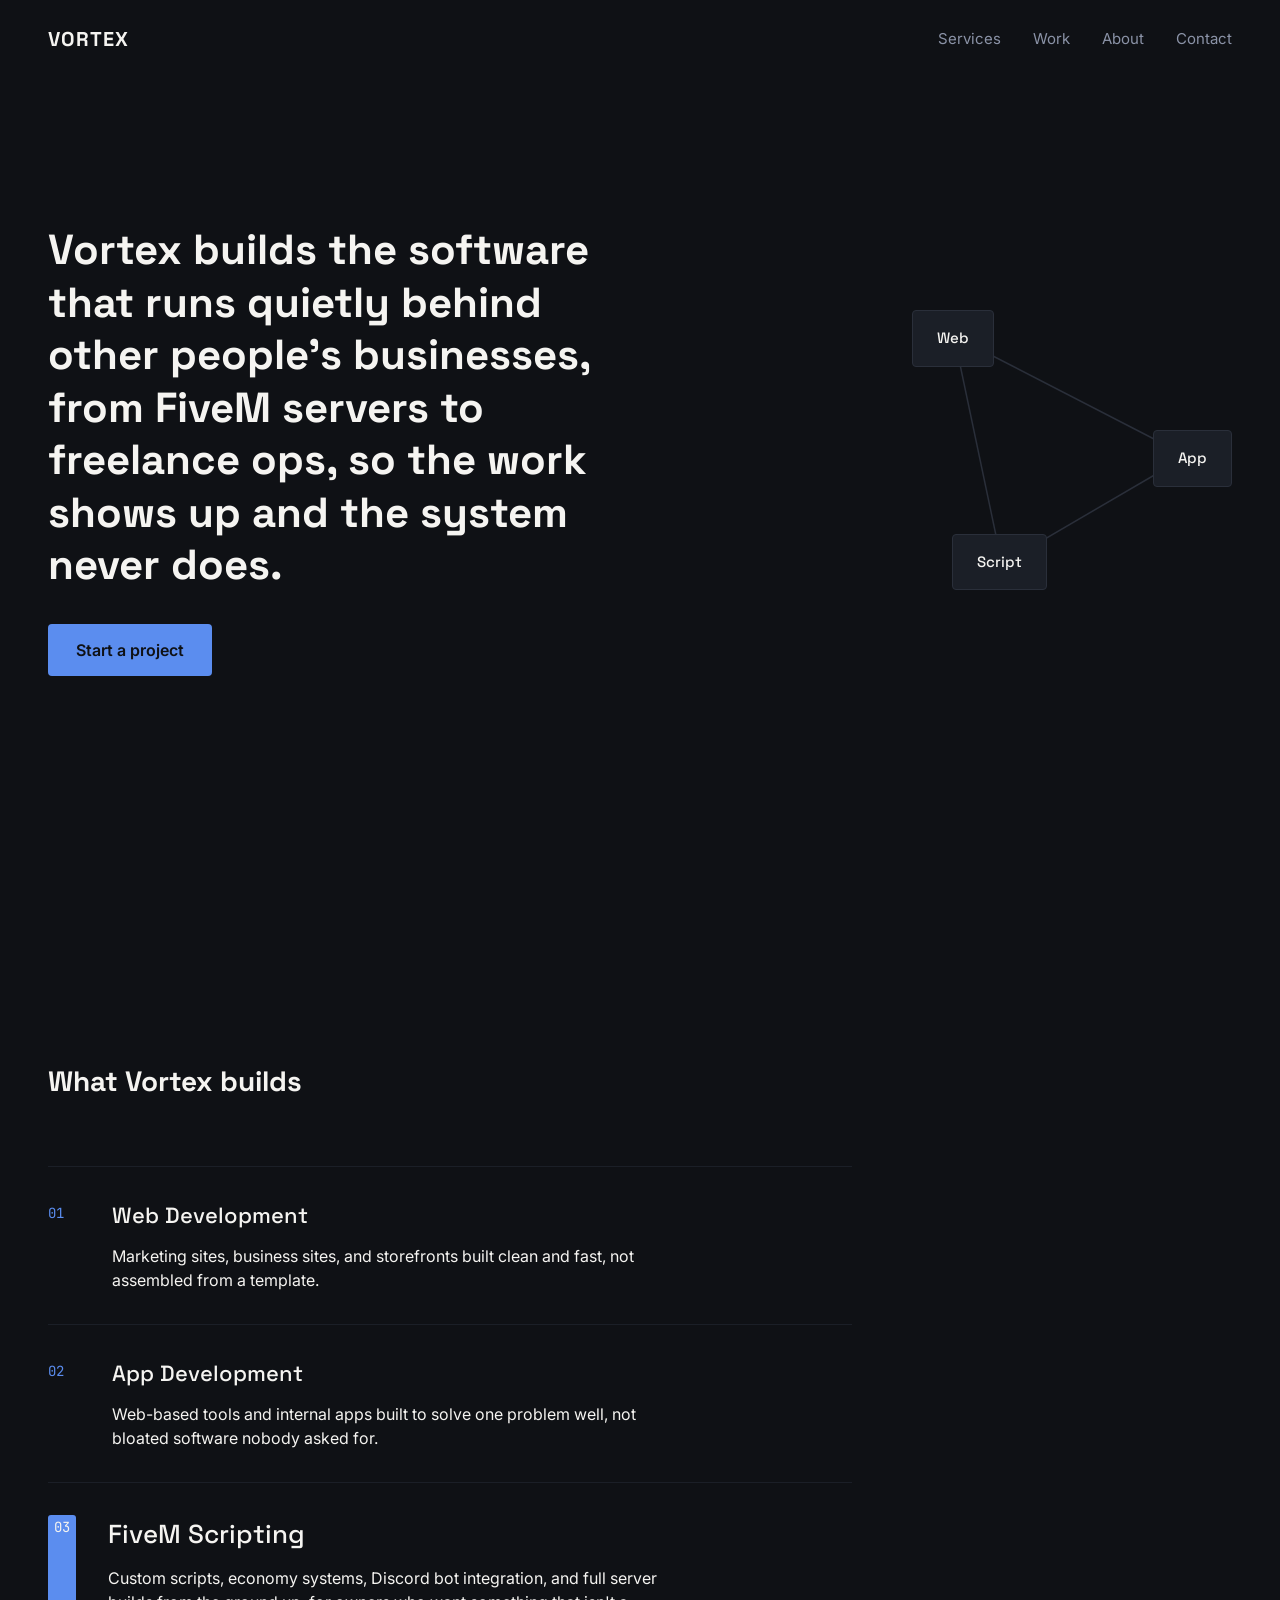
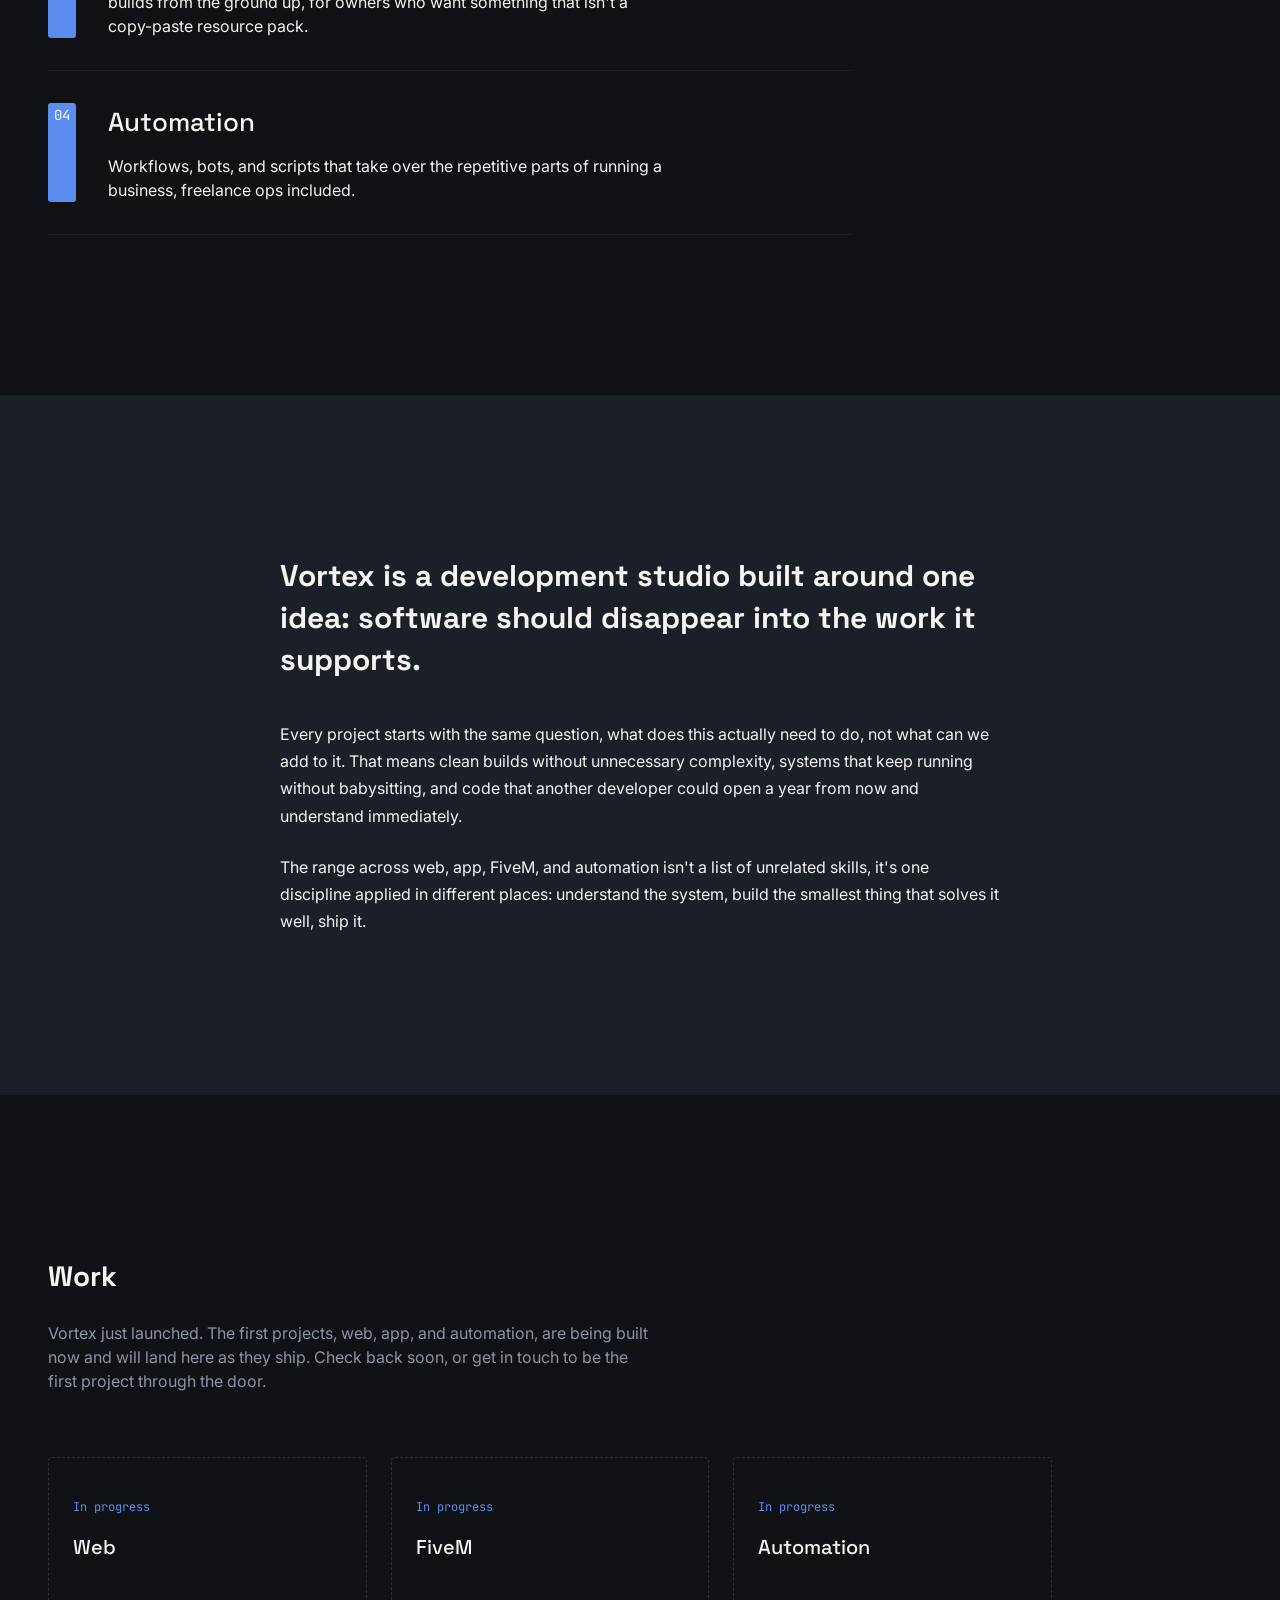
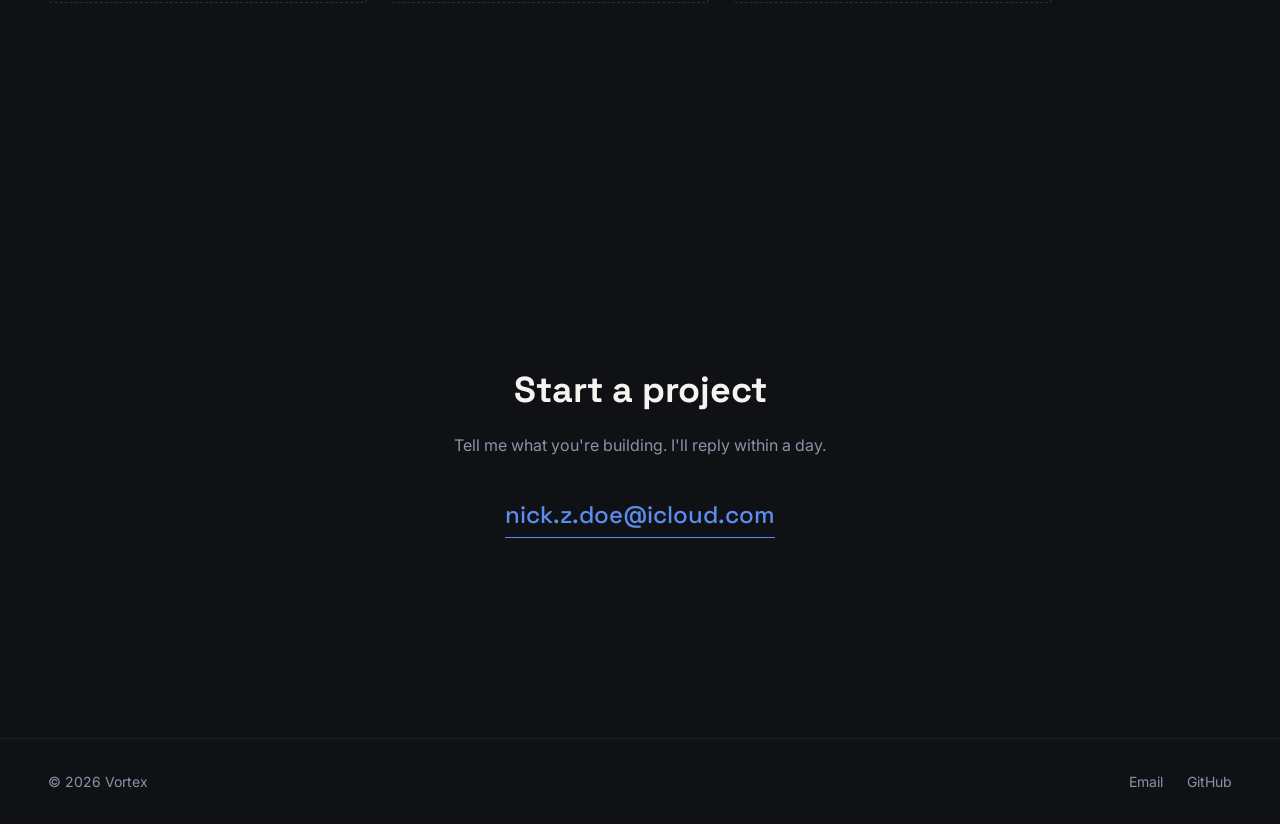
<file: index.html>
<!DOCTYPE html>
<html lang="en">
<head>
  <meta charset="UTF-8">
  <meta name="viewport" content="width=device-width, initial-scale=1.0">
  <title>Vortex | Development Studio</title>
  <link rel="stylesheet" href="styles.css">
</head>
<body>

  <header class="nav">
    <div class="nav-logo">VORTEX</div>
    <nav class="nav-links">
      <a href="#services">Services</a>
      <a href="#work">Work</a>
      <a href="#about">About</a>
      <a href="#contact">Contact</a>
    </nav>
  </header>

  <section class="hero">
    <div class="hero-text">
      <h1>Vortex builds the software that runs quietly behind other people's businesses, from FiveM servers to freelance ops, so the work shows up and the system never does.</h1>
      <a href="#contact" class="hero-cta">Start a project</a>
    </div>
        <div class="hero-visual">
      <svg class="node-lines" viewBox="0 0 320 320" xmlns="http://www.w3.org/2000/svg">
        <line x1="42" y1="46" x2="275" y2="166" />
        <line x1="275" y1="166" x2="90" y2="274" />
        <line x1="90" y1="274" x2="42" y2="46" />
      </svg>
      <div class="node" id="node-web">Web</div>
      <div class="node" id="node-app">App</div>
      <div class="node" id="node-script">Script</div>
    </div>
  </section>

  <section class="services" id="services">
    <h2>What Vortex builds</h2>

    <div class="service-row">
      <span class="service-number">01</span>
      <div class="service-content">
        <h3>Web Development</h3>
        <p>Marketing sites, business sites, and storefronts built clean and fast, not assembled from a template.</p>
      </div>
    </div>

    <div class="service-row">
      <span class="service-number">02</span>
      <div class="service-content">
        <h3>App Development</h3>
        <p>Web-based tools and internal apps built to solve one problem well, not bloated software nobody asked for.</p>
      </div>
    </div>

    <div class="service-row service-row-featured">
      <span class="service-number">03</span>
      <div class="service-content">
        <h3>FiveM Scripting</h3>
        <p>Custom scripts, economy systems, Discord bot integration, and full server builds from the ground up, for owners who want something that isn't a copy-paste resource pack.</p>
      </div>
    </div>

    <div class="service-row service-row-featured">
      <span class="service-number">04</span>
      <div class="service-content">
        <h3>Automation</h3>
        <p>Workflows, bots, and scripts that take over the repetitive parts of running a business, freelance ops included.</p>
      </div>
    </div>
  </section>

    <section class="about" id="about">
    <div class="about-content">
      <h2>Vortex is a development studio built around one idea: software should disappear into the work it supports.</h2>
      <p>Every project starts with the same question, what does this actually need to do, not what can we add to it. That means clean builds without unnecessary complexity, systems that keep running without babysitting, and code that another developer could open a year from now and understand immediately.</p>
      <p>The range across web, app, FiveM, and automation isn't a list of unrelated skills, it's one discipline applied in different places: understand the system, build the smallest thing that solves it well, ship it.</p>
    </div>
  </section>

    <section class="work" id="work">
    <h2>Work</h2>
    <p class="work-intro">Vortex just launched. The first projects, web, app, and automation, are being built now and will land here as they ship. Check back soon, or get in touch to be the first project through the door.</p>

    <div class="work-grid">
      <div class="work-slot">
        <span class="work-status">In progress</span>
        <h3>Web</h3>
      </div>
      <div class="work-slot">
        <span class="work-status">In progress</span>
        <h3>FiveM</h3>
      </div>
      <div class="work-slot">
        <span class="work-status">In progress</span>
        <h3>Automation</h3>
      </div>
    </div>
  </section>

    <section class="contact" id="contact">
    <h2>Start a project</h2>
    <p class="contact-intro">Tell me what you're building. I'll reply within a day.</p>
    <a href="mailto:nick.z.doe@icloud.com" class="contact-email">nick.z.doe@icloud.com</a>
  </section>

  <footer class="footer">
    <span>© 2026 Vortex</span>
    <div class="footer-links">
      <a href="mailto:nick.z.doe@icloud.com">Email</a>
      <a href="https://github.com/nickzdoe-pixel" target="_blank">GitHub</a>
    </div>
  </footer>

</body>
</html>
</file>
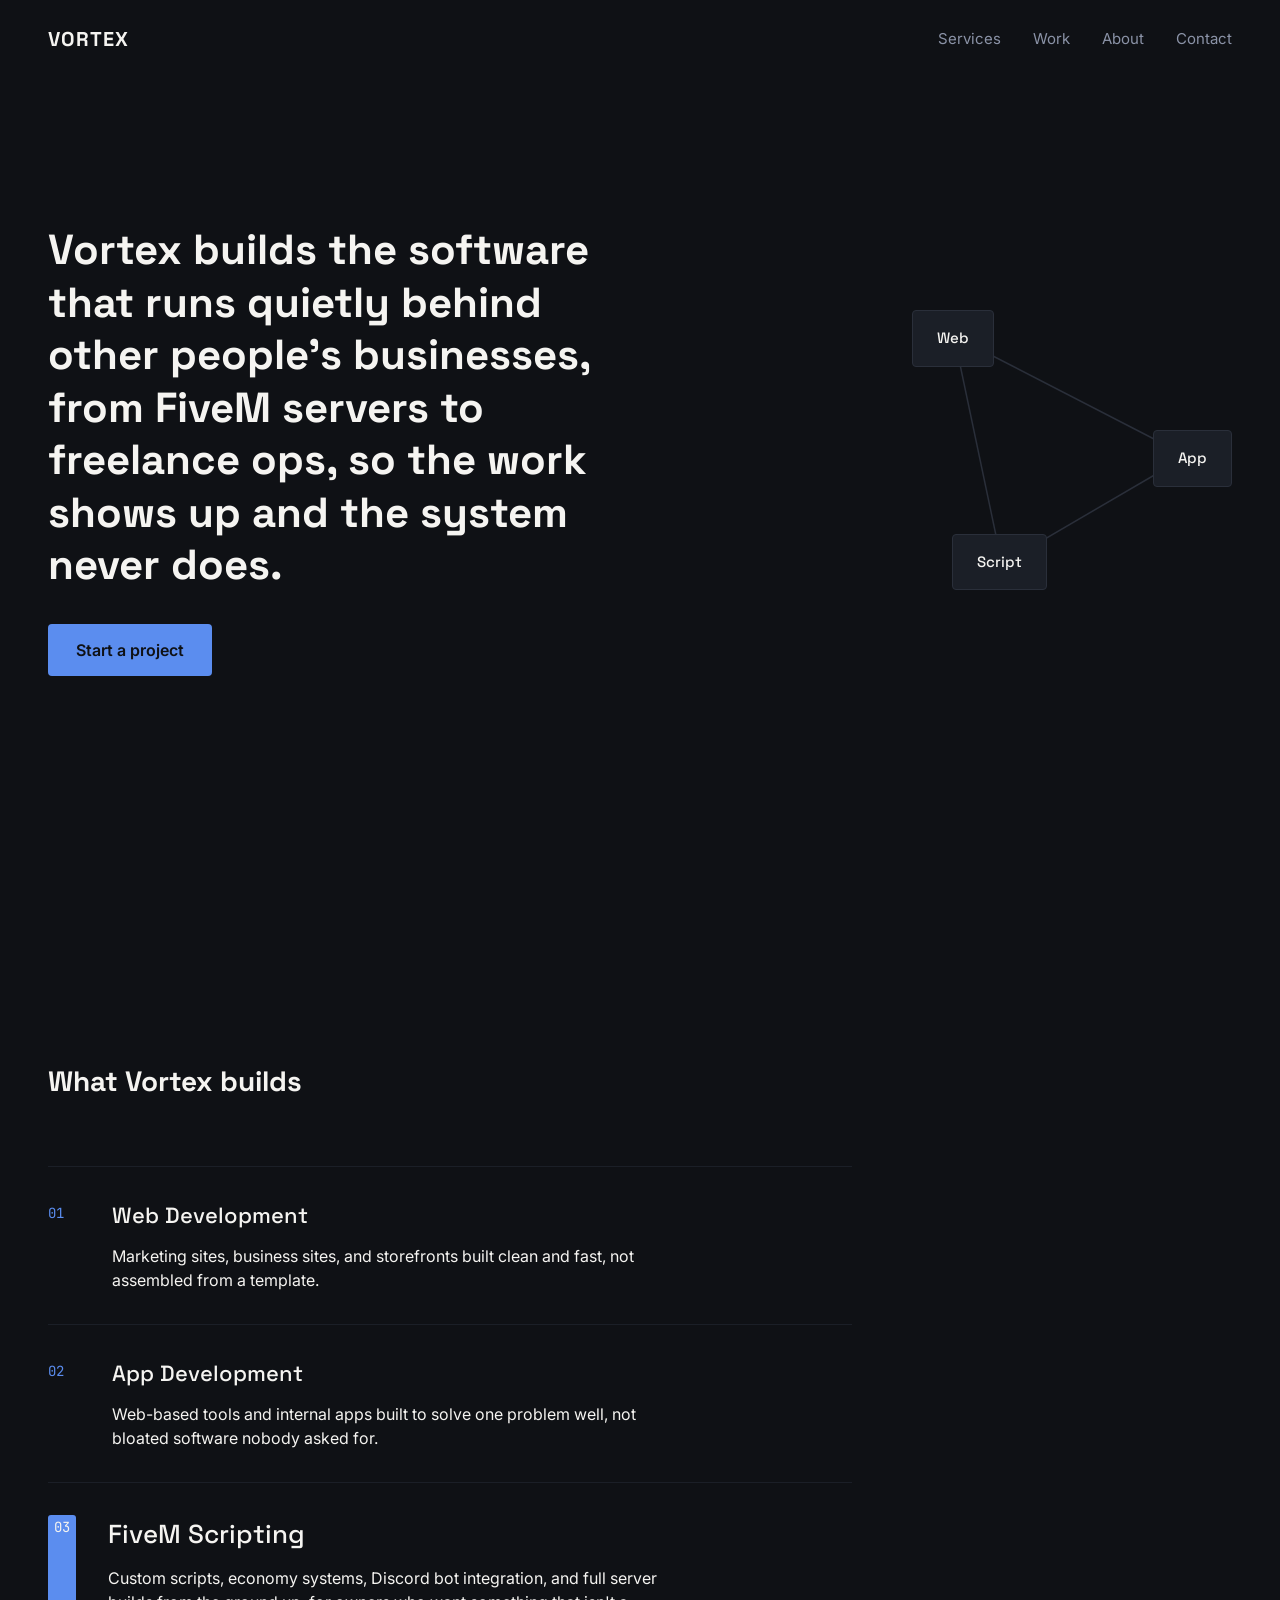
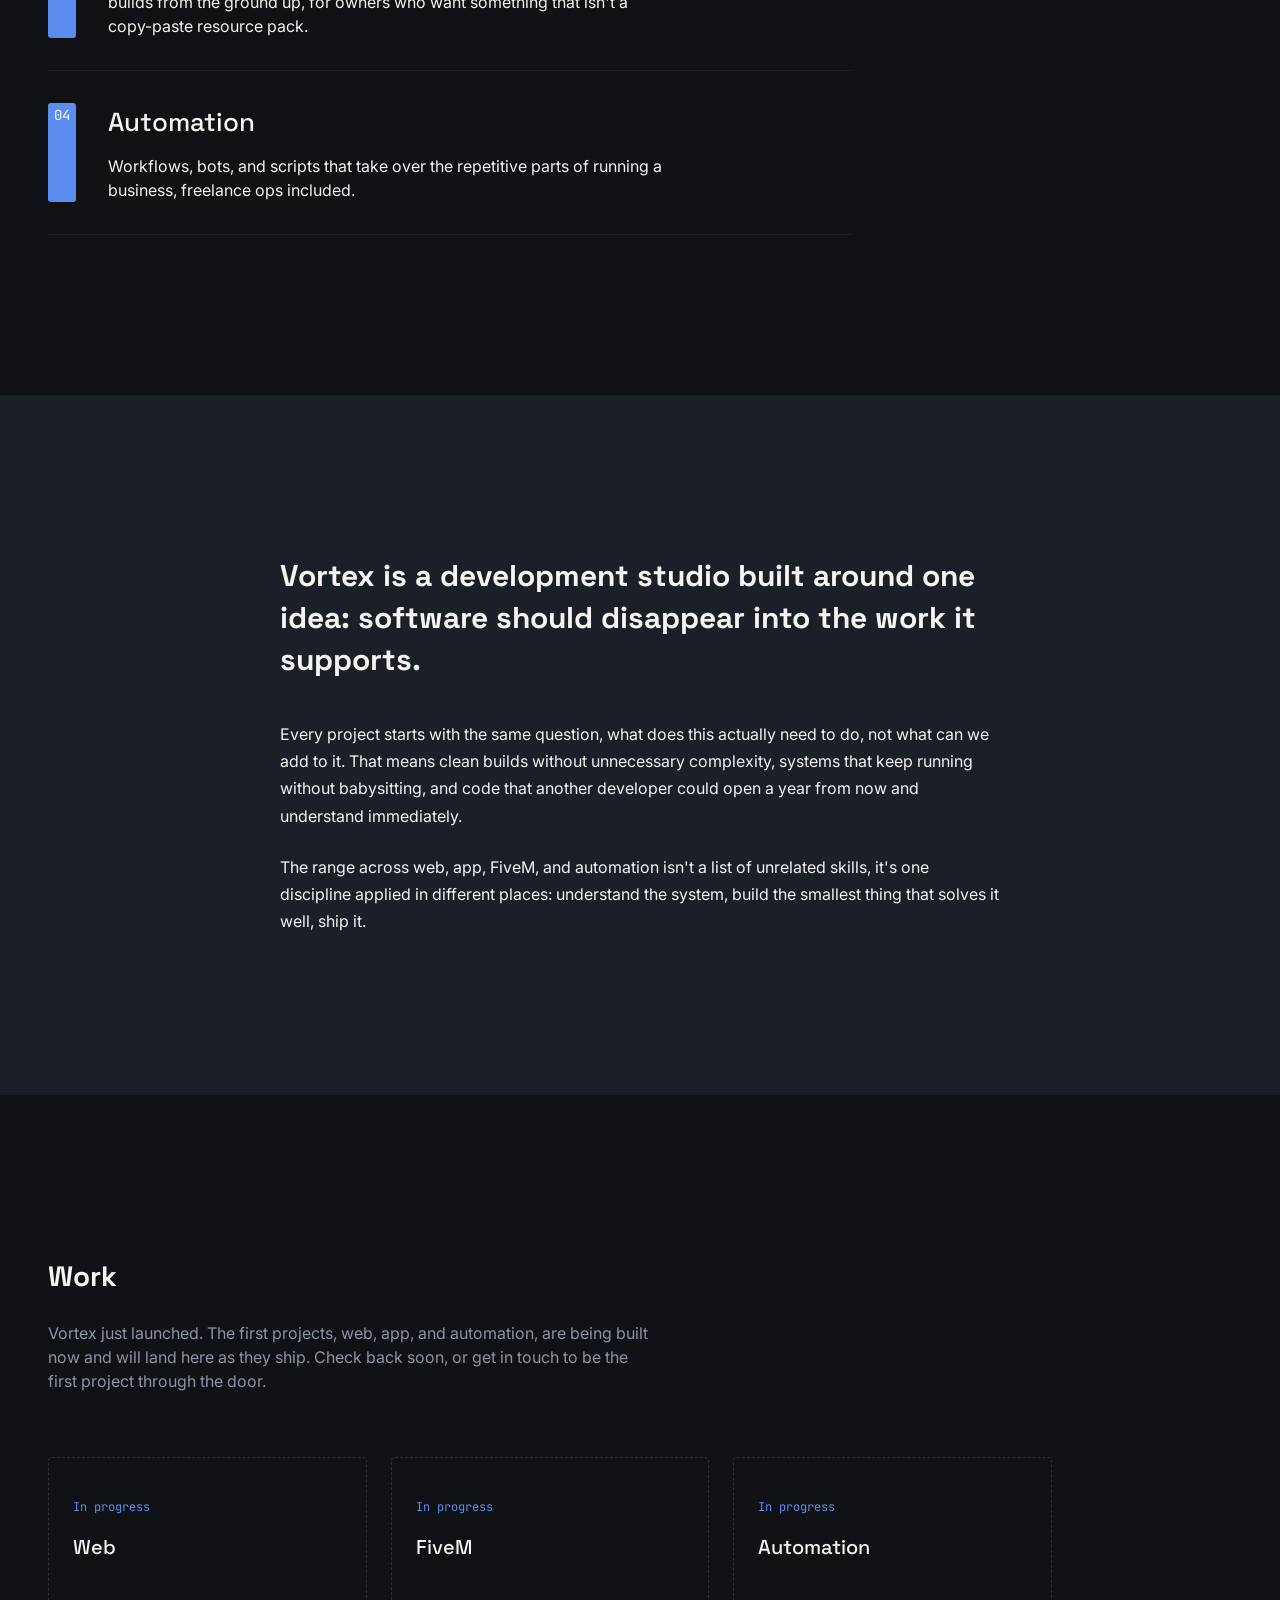
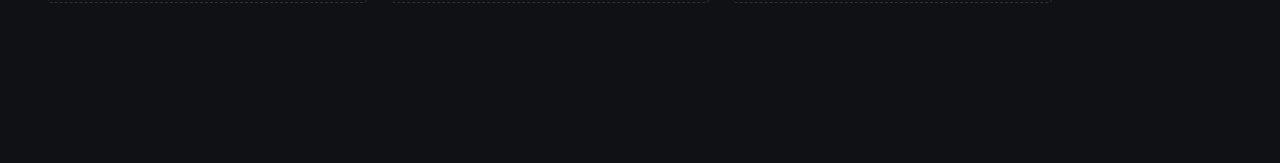
<file: vortex-site/index.html>
<!DOCTYPE html>
<html lang="en">
<head>
  <meta charset="UTF-8">
  <meta name="viewport" content="width=device-width, initial-scale=1.0">
  <title>Vortex | Development Studio</title>
  <link rel="stylesheet" href="styles.css">
</head>
<body>

  <header class="nav">
    <div class="nav-logo">VORTEX</div>
    <nav class="nav-links">
      <a href="#services">Services</a>
      <a href="#work">Work</a>
      <a href="#about">About</a>
      <a href="#contact">Contact</a>
    </nav>
  </header>

  <section class="hero">
    <div class="hero-text">
      <h1>Vortex builds the software that runs quietly behind other people's businesses, from FiveM servers to freelance ops, so the work shows up and the system never does.</h1>
      <a href="#contact" class="hero-cta">Start a project</a>
    </div>
        <div class="hero-visual">
      <svg class="node-lines" viewBox="0 0 320 320" xmlns="http://www.w3.org/2000/svg">
        <line x1="42" y1="46" x2="275" y2="166" />
        <line x1="275" y1="166" x2="90" y2="274" />
        <line x1="90" y1="274" x2="42" y2="46" />
      </svg>
      <div class="node" id="node-web">Web</div>
      <div class="node" id="node-app">App</div>
      <div class="node" id="node-script">Script</div>
    </div>
  </section>

  <section class="services" id="services">
    <h2>What Vortex builds</h2>

    <div class="service-row">
      <span class="service-number">01</span>
      <div class="service-content">
        <h3>Web Development</h3>
        <p>Marketing sites, business sites, and storefronts built clean and fast, not assembled from a template.</p>
      </div>
    </div>

    <div class="service-row">
      <span class="service-number">02</span>
      <div class="service-content">
        <h3>App Development</h3>
        <p>Web-based tools and internal apps built to solve one problem well, not bloated software nobody asked for.</p>
      </div>
    </div>

    <div class="service-row service-row-featured">
      <span class="service-number">03</span>
      <div class="service-content">
        <h3>FiveM Scripting</h3>
        <p>Custom scripts, economy systems, Discord bot integration, and full server builds from the ground up, for owners who want something that isn't a copy-paste resource pack.</p>
      </div>
    </div>

    <div class="service-row service-row-featured">
      <span class="service-number">04</span>
      <div class="service-content">
        <h3>Automation</h3>
        <p>Workflows, bots, and scripts that take over the repetitive parts of running a business, freelance ops included.</p>
      </div>
    </div>
  </section>

    <section class="about" id="about">
    <div class="about-content">
      <h2>Vortex is a development studio built around one idea: software should disappear into the work it supports.</h2>
      <p>Every project starts with the same question, what does this actually need to do, not what can we add to it. That means clean builds without unnecessary complexity, systems that keep running without babysitting, and code that another developer could open a year from now and understand immediately.</p>
      <p>The range across web, app, FiveM, and automation isn't a list of unrelated skills, it's one discipline applied in different places: understand the system, build the smallest thing that solves it well, ship it.</p>
    </div>
  </section>

    <section class="work" id="work">
    <h2>Work</h2>
    <p class="work-intro">Vortex just launched. The first projects, web, app, and automation, are being built now and will land here as they ship. Check back soon, or get in touch to be the first project through the door.</p>

    <div class="work-grid">
      <div class="work-slot">
        <span class="work-status">In progress</span>
        <h3>Web</h3>
      </div>
      <div class="work-slot">
        <span class="work-status">In progress</span>
        <h3>FiveM</h3>
      </div>
      <div class="work-slot">
        <span class="work-status">In progress</span>
        <h3>Automation</h3>
      </div>
    </div>
  </section>

</body>
</html>
</file>
<file: styles.css>
/* Font imports */
@import url('https://fonts.googleapis.com/css2?family=Space+Grotesk:wght@500;700&family=Inter:wght@400;500;600&family=JetBrains+Mono:wght@400&display=swap');

/* Reset: browsers apply their own default spacing to elements,
   this removes that so we control spacing ourselves instead of fighting defaults */
* {
  margin: 0;
  padding: 0;
  box-sizing: border-box;
}

body {
  background-color: #0F1115;
  color: #F5F4F1;
  font-family: 'Inter', sans-serif;
  line-height: 1.5;
}

h1 {
  font-family: 'Space Grotesk', sans-serif;
  font-weight: 700;
}

a {
  color: inherit;
  text-decoration: none;
}

/* Navigation bar */
.nav {
  display: flex;
  justify-content: space-between;
  align-items: center;
  padding: 24px 48px;
  position: fixed;
  top: 0;
  left: 0;
  right: 0;
  z-index: 100;
}

.nav-logo {
  font-family: 'Space Grotesk', sans-serif;
  font-weight: 700;
  font-size: 20px;
  letter-spacing: 1px;
}

.nav-links {
  display: flex;
  gap: 32px;
}

.nav-links a {
  font-size: 15px;
  color: #8B93A7;
  transition: color 0.2s ease;
}

.nav-links a:hover {
  color: #F5F4F1;
}

/* Hero section */
.hero {
  min-height: 100vh;
  display: flex;
  align-items: center;
  justify-content: space-between;
  padding: 0 48px;
  gap: 64px;
}

.hero-text {
  max-width: 560px;
}

.hero-text h1 {
  font-size: 42px;
  line-height: 1.25;
  margin-bottom: 32px;
}

.hero-cta {
  display: inline-block;
  background-color: #5B8DEF;
  color: #0F1115;
  padding: 14px 28px;
  font-weight: 600;
  border-radius: 4px;
  transition: background-color 0.2s ease;
}

.hero-cta:hover {
  background-color: #7BA3F2;
}

.hero-visual {
  position: relative;
  width: 320px;
  height: 320px;
  flex-shrink: 0;
}

.node {
  position: absolute;
  z-index: 2;
  background-color: #1B1F27;
  border: 1px solid #2A2F3A;
  color: #F5F4F1;
  padding: 16px 24px;
  border-radius: 4px;
  font-family: 'Space Grotesk', sans-serif;
  font-weight: 500;
  font-size: 15px;
}

#node-web {
  top: 20px;
  left: 0;
}

#node-app {
  top: 140px;
  right: 0;
}

#node-script {
  bottom: 20px;
  left: 40px;
}

.node-lines {
  position: absolute;
  top: 0;
  left: 0;
  width: 100%;
  height: 100%;
  z-index: 1;
}

.node-lines line {
  stroke: #2A2F3A;
  stroke-width: 1.5;
}


/* Services section */
.services {
  padding: 160px 48px;
  max-width: 900px;
}

.services h2 {
  font-family: 'Space Grotesk', sans-serif;
  font-size: 28px;
  font-weight: 700;
  margin-bottom: 64px;
}

.service-row {
  display: flex;
  gap: 32px;
  padding: 32px 0;
  border-top: 1px solid #1B1F27;
}

.service-row:last-child {
  border-bottom: 1px solid #1B1F27;
}

.service-number {
  font-family: 'JetBrains Mono', monospace;
  font-size: 14px;
  color: #5B8DEF;
  flex-shrink: 0;
  width: 32px;
  padding-top: 4px;
}

.service-content h3 {
  font-family: 'Space Grotesk', sans-serif;
  font-size: 22px;
  font-weight: 500;
  margin-bottom: 12px;
}

.service-content p {
  color: #F5F4F1;
  font-size: 16px;
  max-width: 560px;
}

.service-row-featured .service-number {
  color: #F5F4F1;
  background-color: #5B8DEF;
  border-radius: 3px;
  padding: 2px 6px;
  width: fit-content;
}

.service-row-featured .service-content h3 {
  font-size: 26px;
}

/* About section */
.about {
  padding: 160px 48px;
  background-color: #1B1F27;
}

.about-content {
  max-width: 720px;
  margin: 0 auto;
}

.about-content h2 {
  font-family: 'Space Grotesk', sans-serif;
  font-size: 30px;
  font-weight: 700;
  line-height: 1.4;
  margin-bottom: 40px;
}

.about-content p {
  color: #F5F4F1;
  font-size: 16px;
  line-height: 1.7;
  margin-bottom: 24px;
}

.about-content p:last-child {
  margin-bottom: 0;
}

/* Work section */
.work {
  padding: 160px 48px;
  max-width: 1100px;
}

.work h2 {
  font-family: 'Space Grotesk', sans-serif;
  font-size: 28px;
  font-weight: 700;
  margin-bottom: 24px;
}

.work-intro {
  color: #8B93A7;
  font-size: 16px;
  max-width: 600px;
  margin-bottom: 64px;
}

.work-grid {
  display: flex;
  gap: 24px;
  flex-wrap: wrap;
}

.work-slot {
  flex: 1;
  min-width: 240px;
  border: 1px dashed #2A2F3A;
  border-radius: 4px;
  padding: 40px 24px;
  display: flex;
  flex-direction: column;
  gap: 16px;
}

.work-status {
  font-family: 'JetBrains Mono', monospace;
  font-size: 12px;
  color: #5B8DEF;
  width: fit-content;
}

.work-slot h3 {
  font-family: 'Space Grotesk', sans-serif;
  font-size: 20px;
  font-weight: 500;
}

/* Contact section */
.contact {
  padding: 200px 48px;
  text-align: center;
}

.contact h2 {
  font-family: 'Space Grotesk', sans-serif;
  font-size: 36px;
  font-weight: 700;
  margin-bottom: 16px;
}

.contact-intro {
  color: #8B93A7;
  font-size: 16px;
  margin-bottom: 40px;
}

.contact-email {
  display: inline-block;
  font-family: 'Space Grotesk', sans-serif;
  font-size: 24px;
  font-weight: 500;
  color: #5B8DEF;
  border-bottom: 1px solid #5B8DEF;
  padding-bottom: 4px;
  transition: opacity 0.2s ease;
}

.contact-email:hover {
  opacity: 0.7;
}

/* Footer */
.footer {
  display: flex;
  justify-content: space-between;
  align-items: center;
  padding: 32px 48px;
  border-top: 1px solid #1B1F27;
  color: #8B93A7;
  font-size: 14px;
}

.footer-links {
  display: flex;
  gap: 24px;
}

.footer-links a {
  color: #8B93A7;
  transition: color 0.2s ease;
}

.footer-links a:hover {
  color: #F5F4F1;
}

/* Mobile adjustments */
@media (max-width: 768px) {
  .nav {
    padding: 20px 24px;
  }

  .hero {
    flex-direction: column;
    align-items: flex-start;
    padding: 140px 24px 80px;
    min-height: auto;
    gap: 48px;
  }

  .hero-text h1 {
    font-size: 28px;
  }

    .hero-visual {
    width: 260px;
    height: 260px;
    position: relative;
  }

  .services,
  .about,
  .work,
  .contact {
    padding: 80px 24px;
  }

  .services h2,
  .work h2 {
    font-size: 22px;
  }

  .about-content h2 {
    font-size: 24px;
  }

  .contact h2 {
    font-size: 26px;
  }

  .work-grid {
    flex-direction: column;
  }

  .footer {
    flex-direction: column;
    gap: 16px;
    text-align: center;
  }


  .nav-links {
    gap: 16px;
  }

  .nav-links a {
    font-size: 13px;
  }
}
</file>
<file: vortex-site/styles.css>
/* Font imports */
@import url('https://fonts.googleapis.com/css2?family=Space+Grotesk:wght@500;700&family=Inter:wght@400;500;600&family=JetBrains+Mono:wght@400&display=swap');

/* Reset: browsers apply their own default spacing to elements,
   this removes that so we control spacing ourselves instead of fighting defaults */
* {
  margin: 0;
  padding: 0;
  box-sizing: border-box;
}

body {
  background-color: #0F1115;
  color: #F5F4F1;
  font-family: 'Inter', sans-serif;
  line-height: 1.5;
}

h1 {
  font-family: 'Space Grotesk', sans-serif;
  font-weight: 700;
}

a {
  color: inherit;
  text-decoration: none;
}

/* Navigation bar */
.nav {
  display: flex;
  justify-content: space-between;
  align-items: center;
  padding: 24px 48px;
  position: fixed;
  top: 0;
  left: 0;
  right: 0;
  z-index: 100;
}

.nav-logo {
  font-family: 'Space Grotesk', sans-serif;
  font-weight: 700;
  font-size: 20px;
  letter-spacing: 1px;
}

.nav-links {
  display: flex;
  gap: 32px;
}

.nav-links a {
  font-size: 15px;
  color: #8B93A7;
  transition: color 0.2s ease;
}

.nav-links a:hover {
  color: #F5F4F1;
}

/* Hero section */
.hero {
  min-height: 100vh;
  display: flex;
  align-items: center;
  justify-content: space-between;
  padding: 0 48px;
  gap: 64px;
}

.hero-text {
  max-width: 560px;
}

.hero-text h1 {
  font-size: 42px;
  line-height: 1.25;
  margin-bottom: 32px;
}

.hero-cta {
  display: inline-block;
  background-color: #5B8DEF;
  color: #0F1115;
  padding: 14px 28px;
  font-weight: 600;
  border-radius: 4px;
  transition: background-color 0.2s ease;
}

.hero-cta:hover {
  background-color: #7BA3F2;
}

.hero-visual {
  position: relative;
  width: 320px;
  height: 320px;
  flex-shrink: 0;
}

.node {
  position: absolute;
  z-index: 2;
  background-color: #1B1F27;
  border: 1px solid #2A2F3A;
  color: #F5F4F1;
  padding: 16px 24px;
  border-radius: 4px;
  font-family: 'Space Grotesk', sans-serif;
  font-weight: 500;
  font-size: 15px;
}

#node-web {
  top: 20px;
  left: 0;
}

#node-app {
  top: 140px;
  right: 0;
}

#node-script {
  bottom: 20px;
  left: 40px;
}

.node-lines {
  position: absolute;
  top: 0;
  left: 0;
  width: 100%;
  height: 100%;
  z-index: 1;
}

.node-lines line {
  stroke: #2A2F3A;
  stroke-width: 1.5;
}

/* Services section */
.services {
  padding: 160px 48px;
  max-width: 900px;
}

.services h2 {
  font-family: 'Space Grotesk', sans-serif;
  font-size: 28px;
  font-weight: 700;
  margin-bottom: 64px;
}

.service-row {
  display: flex;
  gap: 32px;
  padding: 32px 0;
  border-top: 1px solid #1B1F27;
}

.service-row:last-child {
  border-bottom: 1px solid #1B1F27;
}

.service-number {
  font-family: 'JetBrains Mono', monospace;
  font-size: 14px;
  color: #5B8DEF;
  flex-shrink: 0;
  width: 32px;
  padding-top: 4px;
}

.service-content h3 {
  font-family: 'Space Grotesk', sans-serif;
  font-size: 22px;
  font-weight: 500;
  margin-bottom: 12px;
}

.service-content p {
  color: #F5F4F1;
  font-size: 16px;
  max-width: 560px;
}

.service-row-featured .service-number {
  color: #F5F4F1;
  background-color: #5B8DEF;
  border-radius: 3px;
  padding: 2px 6px;
  width: fit-content;
}

.service-row-featured .service-content h3 {
  font-size: 26px;
}

/* About section */
.about {
  padding: 160px 48px;
  background-color: #1B1F27;
}

.about-content {
  max-width: 720px;
  margin: 0 auto;
}

.about-content h2 {
  font-family: 'Space Grotesk', sans-serif;
  font-size: 30px;
  font-weight: 700;
  line-height: 1.4;
  margin-bottom: 40px;
}

.about-content p {
  color: #F5F4F1;
  font-size: 16px;
  line-height: 1.7;
  margin-bottom: 24px;
}

.about-content p:last-child {
  margin-bottom: 0;
}

/* Work section */
.work {
  padding: 160px 48px;
  max-width: 1100px;
}

.work h2 {
  font-family: 'Space Grotesk', sans-serif;
  font-size: 28px;
  font-weight: 700;
  margin-bottom: 24px;
}

.work-intro {
  color: #8B93A7;
  font-size: 16px;
  max-width: 600px;
  margin-bottom: 64px;
}

.work-grid {
  display: flex;
  gap: 24px;
  flex-wrap: wrap;
}

.work-slot {
  flex: 1;
  min-width: 240px;
  border: 1px dashed #2A2F3A;
  border-radius: 4px;
  padding: 40px 24px;
  display: flex;
  flex-direction: column;
  gap: 16px;
}

.work-status {
  font-family: 'JetBrains Mono', monospace;
  font-size: 12px;
  color: #5B8DEF;
  width: fit-content;
}

.work-slot h3 {
  font-family: 'Space Grotesk', sans-serif;
  font-size: 20px;
  font-weight: 500;
}
</file>
